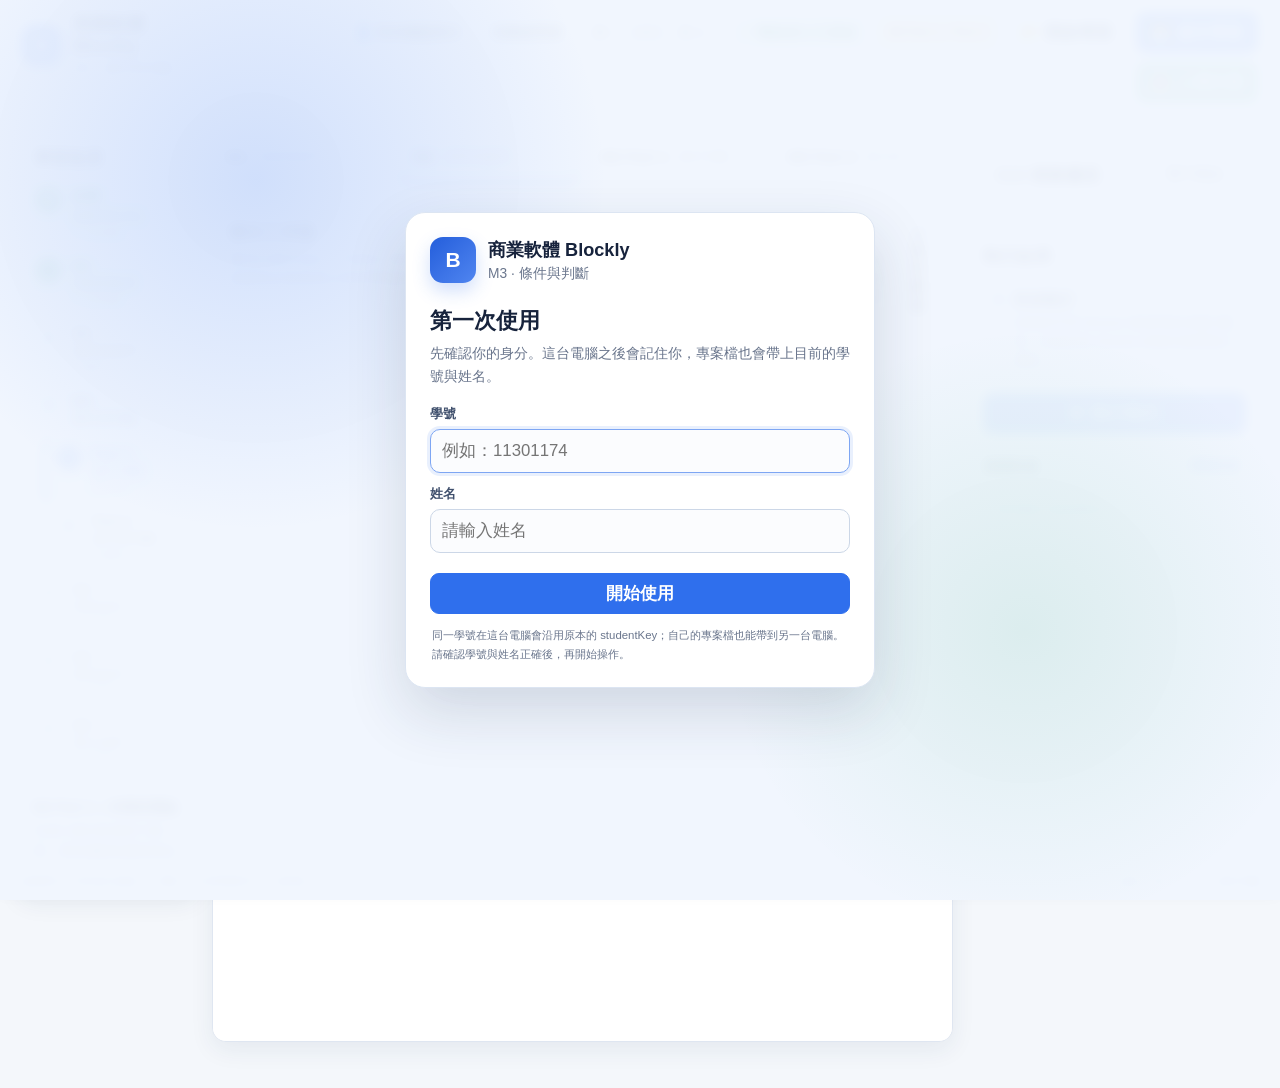
<file: index.html>
<!DOCTYPE html>

<!-- GitHub Pages entry -->
<html lang="zh-Hant">
<head>
<meta charset="utf-8"/>
<meta content="width=device-width, initial-scale=1" name="viewport"/>
<title>商業軟體 Blockly｜M3 條件與判斷</title>
<link href="./css/style.css" rel="stylesheet"/>
</head>
<body>
<div aria-modal="true" class="identity-screen" id="identityScreen" role="dialog">
<div class="identity-card">
<div class="identity-brand">
<span class="brand-mark">B</span>
<div>
<h1>商業軟體 Blockly</h1>
<p data-module-context>M3 · 條件與判斷</p>
</div>
</div>
<section id="newIdentityPanel">
<div class="identity-heading">第一次使用</div>
<p class="identity-copy">先確認你的身分。這台電腦之後會記住你，專案檔也會帶上目前的學號與姓名。</p>
<label class="field-label" for="studentIdInput">學號</label>
<input autocomplete="off" class="text-input" id="studentIdInput" placeholder="例如：11301174"/>
<label class="field-label" for="studentNameInput">姓名</label>
<input autocomplete="off" class="text-input" id="studentNameInput" placeholder="請輸入姓名"/>
<div class="form-error" id="identityError" role="alert"></div>
<button class="btn btn-primary btn-wide" id="createIdentityBtn">開始使用</button>
<p class="privacy-note">同一學號在這台電腦會沿用原本的 studentKey；自己的專案檔也能帶到另一台電腦。請確認學號與姓名正確後，再開始操作。</p>
</section>
<section class="hidden" id="returnIdentityPanel">
<div class="identity-heading">歡迎回來</div>
<div class="return-user">
<div class="avatar">👤</div>
<div>
<strong id="returnUserName">—</strong>
<span>這是你嗎？</span>
</div>
</div>
<button class="btn btn-primary btn-wide" id="continueIdentityBtn">是我，繼續使用</button>
<button class="btn btn-ghost btn-wide" id="switchIdentityBtn">不是我？切換使用者</button>
<p class="privacy-note">切換使用者只會更換目前身分，不會刪除前一位同學的 studentKey 或自動暫存。</p>
</section>
</div>
</div>
<header class="topbar">
<div class="topbar-title">
<div class="brand-mark small">B</div>
<div>
<h1>商業軟體 Blockly</h1>
<p data-module-context>M3 · 條件與判斷</p>
</div>
</div>
<div class="topbar-actions">
<div class="identity-chip" id="currentIdentity">👤 尚未確認身分</div>
<button class="btn btn-ghost btn-small" id="switchUserTopBtn" title="保留目前 studentKey，只切換目前使用者">切換使用者</button>
<div class="font-control" title="調整整體與積木文字大小">
<button aria-label="縮小字體" class="icon-btn" id="fontDownBtn">A−</button>
<span id="fontScaleLabel">100%</span>
<button aria-label="放大字體" class="icon-btn" id="fontUpBtn">A＋</button>
</div>
<div class="offline-badge" id="offlineBadge">✓ 離線核心已就緒</div><div class="m3-test-badge" title="M3 Part 1 與 Part 2 已開放">M3 Part 1／Part 2</div>
<button class="btn btn-light" id="openProjectBtn">📂 開啟專案</button>
<button class="btn btn-primary" id="saveProjectBtn">💾 儲存專案</button>
<button class="btn btn-success" disabled="" id="uploadProjectBtn">📤 上傳作業</button>
<input accept=".json,application/json" hidden="" id="projectFileInput" type="file"/>
</div>
</header>
<main class="layout">
<aside class="progress-card card">
<div class="card-title">學習進度</div>
<div class="module-list final-progress-list">
<div class="module-row complete">
<span class="module-dot">導</span>
<div><strong>前導</strong><span>認識 Blockly</span></div><em>✓ 已完成</em>
</div>
<div aria-selected="false" class="module-row module-tab complete" id="moduleM1" role="tab" tabindex="0"><span class="module-dot">1</span><div><strong>M1</strong><span>流程與順序</span></div><em id="m1State">✓ 已完成</em></div>
<div aria-selected="false" class="module-row module-tab" id="moduleM2" role="tab" tabindex="0"><span class="module-dot">2</span><div><strong>M2</strong><span>資料與處理</span></div><em id="m2State">可練習</em></div>
<div class="module-row m3-parent"><span class="module-dot">3</span><div><strong>M3</strong><span>條件與判斷</span></div></div>
<div aria-selected="true" class="module-row module-tab m3-sub current" id="moduleM3P1" role="tab" tabindex="0"><span class="module-dot">1</span><div><strong>Part 1</strong><span>條件判斷</span></div><em id="m3p1State">進行中</em></div>
<div aria-selected="false" aria-disabled="false" class="module-row module-tab m3-sub" id="moduleM3P2" role="tab" tabindex="0"><span class="module-dot">2</span><div><strong>Part 2</strong><span>多分支判斷</span></div><em id="m3p2State">可練習</em></div>
<div class="module-row locked"><span class="module-dot">4</span><div><strong>M4</strong><span>商業規則</span></div><em>尚未開放</em></div>
<div class="module-row locked"><span class="module-dot">5</span><div><strong>M5</strong><span>重複處理</span></div><em>尚未開放</em></div>
<div class="module-row locked"><span class="module-dot">6</span><div><strong>M6</strong><span>整合成果</span></div><em>尚未開放</em></div>

</div>
<div class="sidebar-tip">
<strong id="moduleTipTitle">M3 Part 1｜本階段重點</strong>
<span id="moduleTipText">完成六題比較運算子練習，再依滿額免運情境自行堆積木。</span>
</div>
</aside>
<section class="center-column">
<nav aria-label="Module 切換" class="workspace-module-tabs" role="tablist">
<button aria-selected="false" class="workspace-module-tab" id="moduleTabM1" role="tab" type="button"><strong>M1</strong><span>流程與順序</span></button>
<button aria-selected="true" class="workspace-module-tab active" id="moduleTabM2" role="tab" type="button"><strong>M2</strong><span>資料與處理</span></button>
<button aria-selected="false" class="workspace-module-tab" id="moduleTabM3P1" role="tab" type="button"><strong>M3 Part 1</strong><span>條件判斷</span></button>
<button aria-selected="false" aria-disabled="false" class="workspace-module-tab" id="moduleTabM3P2" role="tab" type="button"><strong>M3 Part 2</strong><span>多分支</span></button>
</nav>
<section class="workspace-card card">
<div class="section-head">
<div>
<div class="card-title" id="workspaceCardTitle">積木工作區</div>
<p>畫布以積木為主；Python 與流程圖需要時再開啟，第二層積木抽屜收起後會真正把空間還給畫布。</p>
</div>
<div class="workspace-tools" id="workspaceTools">
<button class="btn btn-ghost btn-small" id="toggleFlyoutBtn" title="只收起第二層積木，不影響左側分類">◀ 收起積木</button><button aria-pressed="false" class="btn btn-light btn-small" id="togglePythonBtn" title="開啟／關閉 Python 對照" type="button">🐍 Python</button><button aria-pressed="false" class="btn btn-light btn-small" id="toggleFlowchartBtn" title="開啟／關閉由 Blockly 自動產生的流程圖" type="button">◇ 流程圖</button><span class="mini-status" id="workspaceHint">0 個積木</span>
<button class="btn btn-ghost btn-small" id="resetWorkspaceBtn">↺ 清空重做</button>
</div>
</div>
<div id="m3ModeTabs" class="m3-mode-tabs" hidden><button id="m3ModeDecision" type="button" class="active">▦ 決策表</button><button id="m3ModeBlocks" type="button">🧩 Blockly 畫布</button></div>
<div id="m3DecisionPanel" class="m3-decision-panel" hidden></div>
<div id="m3TaskBox" class="m3-task-box" hidden></div>
<div class="workspace-stage" id="m3WorkspaceStage"><div class="blockly-host" id="blocklyDiv"></div><section class="python-card python-float is-hidden" id="pythonFloat">
<div class="python-head python-float-head" id="pythonDragHandle">
<div class="card-title">Python 對照</div>
<span class="code-badge">只要看懂</span>
<div class="python-float-controls"><button class="python-float-btn" id="pythonResetPositionBtn" title="還原 Python 視窗位置" type="button">↺</button><button class="python-float-btn" id="pythonCollapseBtn" title="收起 Python 對照" type="button">—</button><button class="python-float-btn" id="pythonCloseBtn" title="關閉 Python 對照" type="button">×</button></div></div>
<pre class="python-code" id="pythonCode"><code># 把積木拖到工作區後
# 這裡會出現對應的 Python</code></pre>
<p class="python-note" id="pythonModuleNote">M2 不要求寫 Python；這裡用來觀察變數、指定、運算與 print 的對應關係。</p>
</section><section class="flowchart-float is-hidden" id="flowchartFloat">
<div class="flowchart-float-head" id="flowchartDragHandle">
<div class="flowchart-title-group">
<div class="card-title">流程圖</div>
<span class="flowchart-badge">Blockly 自動對照</span>
</div>
<div class="flowchart-float-controls">
<button class="flowchart-float-btn" id="flowchartResetPositionBtn" title="還原流程圖位置" type="button">↺</button>
<button class="flowchart-float-btn" id="flowchartCollapseBtn" title="收起流程圖" type="button">—</button>
<button class="flowchart-float-btn" id="flowchartCloseBtn" title="關閉流程圖" type="button">×</button>
</div>
</div>
<div class="flowchart-body">
<div class="flowchart-meta" id="flowchartMeta">等待積木...</div>
<div class="flowchart-scroll">
<svg aria-label="Blockly 對應流程圖" id="flowchartSvg" role="img" viewbox="0 0 760 420"></svg>
<div class="flowchart-empty" id="flowchartEmpty">把積木拖到工作區後，這裡會自動產生流程圖。</div>
</div>
<div class="flowchart-legend">
<span>⬭ 開始／結束</span>
<span>▱ 輸入／輸出</span>
<span>▭ 處理</span>
<span>◇ 判斷／迴圈</span>
</div>
</div>
<p class="flowchart-note" id="flowchartModuleNote">M2 觀察資料怎麼一路被處理：設定商品與會員資料 → 結帳計算 → 庫存更新 → 點數累積 → 顯示結果。</p>
</section></div>
</section>
</section>
<aside class="right-column"><section class="gui-card card is-collapsed gui-locked">
<div class="section-head">
<div>
<div class="card-title">GUI 模擬畫面</div>
</div>
<button aria-expanded="false" class="btn btn-light btn-small" id="guiToggleBtn" type="button" disabled>暫不開放</button></div>
<div class="m3-gui-result" id="m3GuiResult"><div class="m3-gui-caption">執行結果圖像化（唯讀）</div><div id="m3GuiLines">執行 Blockly 後顯示資料。</div></div>
<div class="mini-app final-app">
<div class="mini-app-titlebar">
<span id="guiWindowTitle">🧩 小店營運助手 · M2</span>
<span class="window-dots">● ● ●</span>
</div>
<div class="final-app-body">
<section class="final-input-panel">
<div class="final-panel-head">
<div>
<strong id="guiProjectName">小店營運助手</strong>
<span>情境名稱與顯示文字都可以修改，能力骨架不綁死案例。</span>
</div>
<button class="btn btn-primary" id="guiRunBtn">▶ 執行 M2</button>
</div>
<div class="skin-settings">
<label>專案名稱
                  <input class="text-input compact" id="projectTitleInput" value="小店營運助手"/>
</label>
<label class="eligibility-toggle">
<input checked="" id="eligibleInput" type="checkbox"/>
<span>符合優惠資格</span>
</label>
</div>
<div class="data-toolbar">
<strong>資料清單</strong>
<div>
<button class="btn btn-light btn-small" id="addRecordBtn">＋ 新增一筆</button>
<button class="btn btn-ghost btn-small" id="resetSampleBtn">還原測試資料</button>
</div>
</div>
<div class="data-table-wrap">
<table class="data-table">
<thead><tr><th>項目</th><th>單價</th><th>數量</th><th>小計</th><th>狀態</th><th></th></tr></thead>
<tbody id="recordsTableBody"></tbody>
</table>
</div>
<div class="summary-grid">
<div><span>處理筆數</span><strong id="summaryCount">0</strong></div>
<div><span>原始金額</span><strong id="summaryTotal">0</strong></div>
<div><span>折扣金額</span><strong id="summaryDiscount">0</strong></div>
<div class="primary-summary"><span>最後金額</span><strong id="summaryFinal">0</strong></div>
</div>
<div class="rule-result neutral" id="ruleResult">尚未判斷</div>
</section>
</div>
</div>
</section>
<section class="run-card card">
<div class="card-title">執行結果</div>
<div class="run-status neutral" id="runStatus">
<span class="status-dot"></span>
<div>
<strong>尚未執行</strong>
<p>切換到不同 Module 會使用各自獨立畫布；完成目前 Module 的積木後再執行測試。</p>
</div>
</div>
<button class="btn btn-primary btn-wide" id="runProgramBtn">▶ 執行程式</button><section class="run-message-panel" id="runMessagePanel">
<div class="run-message-head">
<strong>流程訊息</strong>
<button class="message-clear-btn" id="clearMessagesBtn">清除訊息</button></div>
<ol class="message-list run-message-list" id="guiMessages">
<li class="placeholder">等待執行你的程式…</li>
</ol>
</section>
</section>
<section class="cloud-card card student-publish-hidden">
<div class="cloud-head">
<div class="card-title">雲端作業</div>
<span class="cloud-badge pending" id="cloudConfigBadge">尚未設定</span>
</div>
<div class="cloud-status neutral" id="cloudStatus">
<span class="status-dot"></span>
<div>
<strong>尚未連接後端</strong>
<p>請完成六題決策表及 Blockly 後，再一起上傳作業。</p>
</div>
</div>
<button class="btn btn-ghost btn-wide" id="cloudSetupBtn">⚙ 設定上傳後端</button>
<p class="cloud-note">正式發給學生前，會把後端網址固定在設定檔，不需要學生自己設定。</p>
</section>
<section class="project-notice card hidden" id="projectNotice"></section>
</aside>
</main>
<footer class="footerbar">
<span id="autosaveStatus">自動暫存：等待身分確認</span>
<span id="footerProject">專案：小店營運助手</span>
<span id="footerIdentity">使用者：—</span>
<span class="footer-spacer"></span>
<span id="footerProgress">進度：M3 · Part 1｜條件判斷</span>
</footer>
<script src="./vendor/blockly/blockly.min.js"></script>
<script src="./vendor/blockly/msg/zh-hant.js"></script>
<script src="./js/config.js"></script>
<script src="./js/app.js"></script>
</body>
</html>
</file>
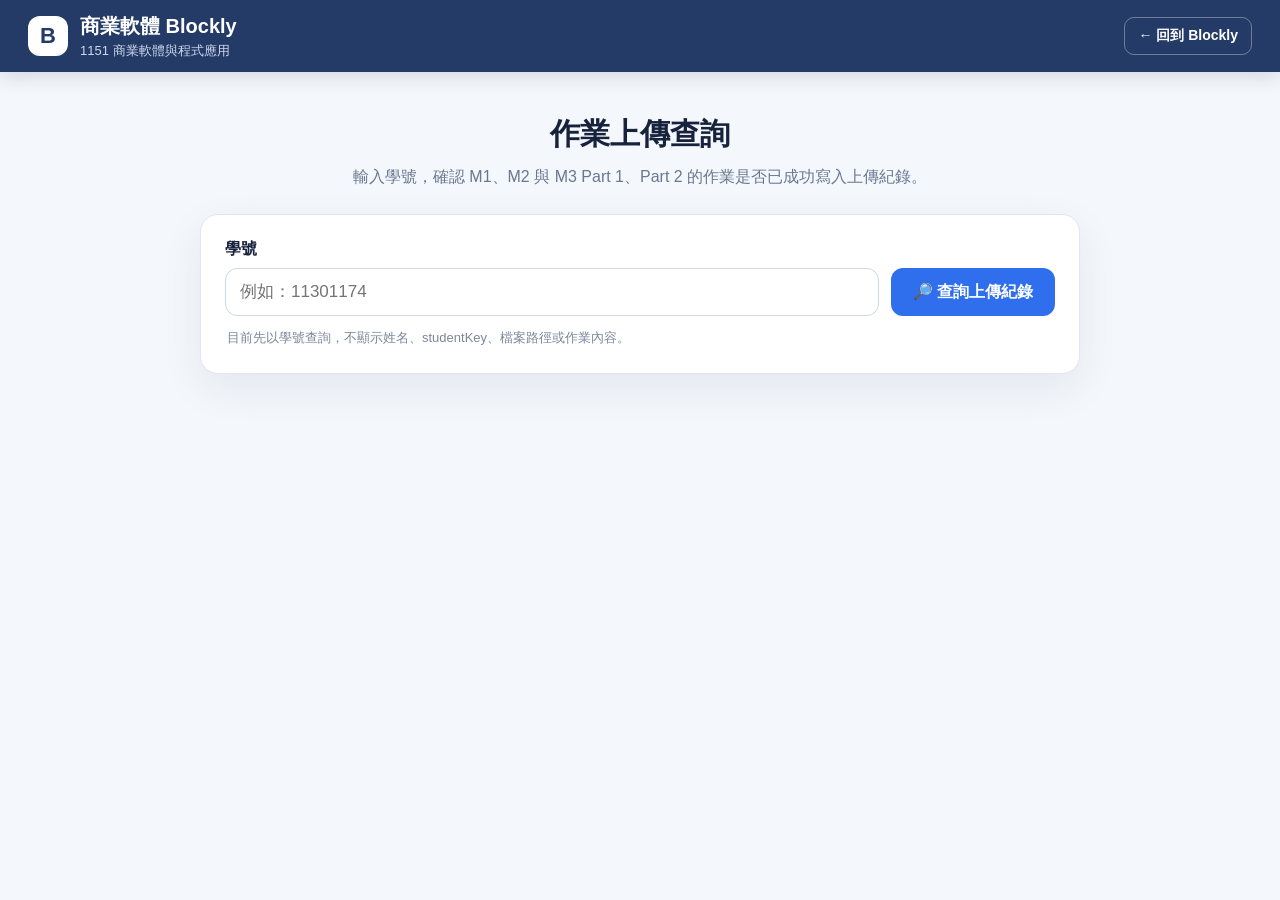
<file: submission-status.html>
<!doctype html>
<html lang="zh-Hant">
<head>
<meta charset="utf-8">
<meta name="viewport" content="width=device-width,initial-scale=1">
<title>商業軟體 Blockly｜作業上傳查詢</title>
<style>
*{box-sizing:border-box}body{margin:0;background:#f4f7fb;color:#17233c;font-family:-apple-system,BlinkMacSystemFont,"Segoe UI","Microsoft JhengHei","Noto Sans TC",Arial,sans-serif;min-height:100vh}.topbar{height:72px;background:#243b67;color:#fff;display:flex;align-items:center;justify-content:space-between;padding:0 28px;box-shadow:0 4px 18px rgba(31,49,83,.16)}.brand{display:flex;align-items:center;gap:12px}.brand-mark{width:40px;height:40px;border-radius:12px;display:grid;place-items:center;background:#fff;color:#243b67;font-size:22px;font-weight:900}.brand h1{margin:0;font-size:20px}.brand p{margin:2px 0 0;color:#ced8ec;font-size:13px}.back{color:#fff;text-decoration:none;border:1px solid rgba(255,255,255,.34);border-radius:10px;padding:9px 13px;font-weight:700;font-size:14px}.wrap{max-width:920px;margin:42px auto;padding:0 20px 60px}.hero{text-align:center;margin-bottom:24px}.hero h2{font-size:30px;margin:0 0 8px}.hero p{margin:0;color:#697891;line-height:1.7}.card{background:#fff;border:1px solid #dfe6f1;border-radius:18px;box-shadow:0 14px 40px rgba(32,54,92,.08);padding:24px}.search-row{display:grid;grid-template-columns:1fr auto;gap:12px;align-items:end}.field label{display:block;font-weight:800;margin:0 0 8px}.field input{width:100%;height:48px;border:1px solid #cfd8e7;border-radius:12px;padding:0 14px;font-size:17px;outline:none;text-transform:uppercase}.field input:focus{border-color:#6f97d9;box-shadow:0 0 0 3px rgba(70,116,191,.12)}button{height:48px;border:0;border-radius:12px;padding:0 22px;background:#2f6fed;color:#fff;font-size:16px;font-weight:800;cursor:pointer}button:disabled{opacity:.55;cursor:wait}.hint{margin:12px 2px 0;color:#7b879a;font-size:13px;line-height:1.6}.message{margin-top:18px;border-radius:12px;padding:13px 15px;font-size:14px;line-height:1.6;display:none}.message.show{display:block}.message.error{background:#fff0f0;color:#a33b3b;border:1px solid #efcdcd}.message.info{background:#eef5ff;color:#315b9b;border:1px solid #d5e3f8}.result{margin-top:22px;display:none}.result.show{display:block}.result-head{display:flex;justify-content:space-between;align-items:center;gap:16px;margin-bottom:12px}.result-head strong{font-size:17px}.checked{color:#7b879a;font-size:13px}.module-grid{display:grid;grid-template-columns:repeat(2,minmax(0,1fr));gap:14px}.module-card{border:1px solid #dfe6f1;border-radius:15px;padding:18px;background:#fbfcfe}.module-card.uploaded{border-color:#bfe3d0;background:#f3fbf7}.module-card.missing{border-color:#dfe6f1;background:#fafbfc}.module-top{display:flex;align-items:flex-start;justify-content:space-between;gap:12px}.module-title{font-size:18px;font-weight:900}.module-sub{color:#728098;font-size:13px;margin-top:4px}.status{font-weight:900;border-radius:999px;padding:6px 10px;font-size:13px;white-space:nowrap}.uploaded .status{background:#dff3e8;color:#197448}.missing .status{background:#edf0f4;color:#657287}.detail{margin-top:15px;padding-top:14px;border-top:1px solid #e4e9f1;display:grid;gap:8px;font-size:14px}.row{display:flex;justify-content:space-between;gap:18px}.label{color:#7b879a}.value{font-weight:750;text-align:right}.footnote{margin-top:18px;border-radius:12px;background:#f7f9fc;color:#68758b;padding:14px 16px;font-size:13px;line-height:1.7}@media(max-width:680px){.topbar{height:auto;padding:15px 18px;gap:12px}.brand p{display:none}.search-row{grid-template-columns:1fr}.module-grid{grid-template-columns:1fr}.result-head{align-items:flex-start;flex-direction:column}.wrap{margin-top:28px}.hero h2{font-size:26px}}
</style>
</head>
<body>
<header class="topbar">
  <div class="brand"><span class="brand-mark">B</span><div><h1>商業軟體 Blockly</h1><p>1151 商業軟體與程式應用</p></div></div>
  <a class="back" href="./">← 回到 Blockly</a>
</header>
<main class="wrap">
  <section class="hero">
    <h2>作業上傳查詢</h2>
    <p>輸入學號，確認 M1、M2 與 M3 Part 1、Part 2 的作業是否已成功寫入上傳紀錄。</p>
  </section>
  <section class="card">
    <div class="search-row">
      <div class="field">
        <label for="studentId">學號</label>
        <input id="studentId" autocomplete="off" inputmode="text" maxlength="20" placeholder="例如：11301174">
      </div>
      <button id="searchBtn" type="button">🔎 查詢上傳紀錄</button>
    </div>
    <div class="hint">目前先以學號查詢，不顯示姓名、studentKey、檔案路徑或作業內容。</div>
    <div id="message" class="message" role="alert"></div>
    <section id="result" class="result" aria-live="polite">
      <div class="result-head">
        <strong id="resultStudent">學號：—</strong>
        <span id="checkedAt" class="checked"></span>
      </div>
      <div class="module-grid">
        <article id="m1Card" class="module-card missing">
          <div class="module-top"><div><div class="module-title">M1｜流程與順序</div><div class="module-sub">Module 1</div></div><span class="status">尚未查到</span></div>
          <div class="detail"><div class="row"><span class="label">最後上傳</span><span class="value last-time">—</span></div><div class="row"><span class="label">上傳次數</span><span class="value count">0 次</span></div></div>
        </article>
        <article id="m2Card" class="module-card missing">
          <div class="module-top"><div><div class="module-title">M2｜資料與處理</div><div class="module-sub">Module 2</div></div><span class="status">尚未查到</span></div>
          <div class="detail"><div class="row"><span class="label">最後上傳</span><span class="value last-time">—</span></div><div class="row"><span class="label">上傳次數</span><span class="value count">0 次</span></div></div>
        </article>
        <article id="m3p1Card" class="module-card missing">
          <div class="module-top"><div><div class="module-title">M3 Part 1｜條件判斷</div><div class="module-sub">決策表與 Blockly 同一份作業</div></div><span class="status">尚未查到</span></div>
          <div class="detail"><div class="row"><span class="label">最後上傳</span><span class="value last-time">—</span></div><div class="row"><span class="label">上傳次數</span><span class="value count">0 次</span></div></div>
        </article>
        <article id="m3p2Card" class="module-card missing">
          <div class="module-top"><div><div class="module-title">M3 Part 2｜多分支判斷</div><div class="module-sub">三題決策表與 Blockly 同一份作業</div></div><span class="status">尚未查到</span></div>
          <div class="detail"><div class="row"><span class="label">最後上傳</span><span class="value last-time">—</span></div><div class="row"><span class="label">上傳次數</span><span class="value count">0 次</span></div></div>
        </article>
      </div>
      <div class="footnote">「尚未查到上傳紀錄」不等於老師已判定未繳交；請先確認學號輸入正確。若你剛完成上傳，可稍後重新查詢。此處只確認上傳紀錄，不代表作業內容已通過評量。</div>
    </section>
  </section>
</main>
<script src="./js/config.js"></script>
<script>
(() => {
  'use strict';
  const $ = id => document.getElementById(id);
  const endpoint = String((window.BUSINESS_BLOCKLY_CONFIG || {}).uploadEndpoint || '').trim();
  let pendingCleanup = null;

  function showMessage(type, text) {
    const el = $('message');
    el.className = 'message show ' + type;
    el.textContent = text;
  }
  function hideMessage() {
    const el = $('message');
    el.className = 'message';
    el.textContent = '';
  }
  function setBusy(busy) {
    $('searchBtn').disabled = busy;
    $('searchBtn').textContent = busy ? '查詢中…' : '🔎 查詢上傳紀錄';
  }
  function renderModule(cardId, info) {
    const card = $(cardId);
    const uploaded = Boolean(info && info.uploaded);
    card.classList.toggle('uploaded', uploaded);
    card.classList.toggle('missing', !uploaded);
    card.querySelector('.status').textContent = uploaded ? '✓ 已上傳' : '○ 尚未查到';
    card.querySelector('.last-time').textContent = uploaded && info.lastServerTime ? info.lastServerTime : '—';
    card.querySelector('.count').textContent = `${Number(info && info.count || 0)} 次`;
  }
  function renderResult(data) {
    $('resultStudent').textContent = `學號：${data.studentId || '—'}`;
    $('checkedAt').textContent = data.checkedAt ? `查詢時間：${data.checkedAt}` : '';
    const modules = data.modules || {};
    renderModule('m1Card', modules.M1);
    renderModule('m2Card', modules.M2);
    renderModule('m3p1Card', modules.M3P1);
    renderModule('m3p2Card', modules.M3P2);
    $('result').classList.add('show');
  }
  function cleanupPending() {
    if (pendingCleanup) { try { pendingCleanup(); } catch (_) {} pendingCleanup = null; }
  }
  function jsonpQuery(studentId) {
    return new Promise((resolve, reject) => {
      if (!endpoint) return reject(new Error('查詢網址尚未設定。'));
      cleanupPending();
      const callback = `bbStatus_${Date.now()}_${Math.random().toString(36).slice(2)}`;
      const script = document.createElement('script');
      const timer = setTimeout(() => {
        cleanup();
        reject(new Error('查詢逾時，請稍後再試。'));
      }, 15000);
      function cleanup() {
        clearTimeout(timer);
        try { delete window[callback]; } catch (_) { window[callback] = undefined; }
        if (script.parentNode) script.parentNode.removeChild(script);
        if (pendingCleanup === cleanup) pendingCleanup = null;
      }
      pendingCleanup = cleanup;
      window[callback] = data => { cleanup(); resolve(data); };
      const url = new URL(endpoint);
      url.searchParams.set('action', 'querySubmissionStatus');
      url.searchParams.set('studentId', studentId);
      url.searchParams.set('callback', callback);
      url.searchParams.set('_', String(Date.now()));
      script.onerror = () => { cleanup(); reject(new Error('無法連線到作業查詢服務。')); };
      script.src = url.toString();
      document.head.appendChild(script);
    });
  }
  async function runSearch() {
    hideMessage();
    $('result').classList.remove('show');
    const studentId = $('studentId').value.trim().toUpperCase();
    $('studentId').value = studentId;
    if (!/^[A-Z0-9_-]{4,20}$/.test(studentId)) {
      showMessage('error', '請輸入正確的學號。');
      $('studentId').focus();
      return;
    }
    setBusy(true);
    try {
      const data = await jsonpQuery(studentId);
      if (!data || !data.ok) throw new Error(data && data.message ? data.message : '查詢失敗。');
      renderResult(data);
      showMessage('info', '查詢完成。請核對各 Module 的上傳狀態。');
    } catch (err) {
      showMessage('error', err && err.message ? err.message : '查詢失敗，請稍後再試。');
    } finally {
      setBusy(false);
    }
  }
  $('searchBtn').addEventListener('click', runSearch);
  $('studentId').addEventListener('keydown', e => { if (e.key === 'Enter') runSearch(); });
})();
</script>
</body>
</html>
</file>
<file: css/style.css>
:root {
  --ui-scale: 1;
  --block-font-size: 24px;
  --bg: #f4f7fb;
  --card: #ffffff;
  --text: #17233c;
  --muted: #69758c;
  --border: #dfe6f1;
  --primary: #2f6fed;
  --primary-2: #eaf1ff;
  --success: #1f9d62;
  --success-bg: #eaf8f1;
  --warning: #b56a05;
  --warning-bg: #fff6e8;
  --danger: #c14343;
  --danger-bg: #fff0f0;
  --shadow: 0 8px 24px rgba(32, 54, 92, 0.07);
  --radius: 14px;
}

* { box-sizing: border-box; }
html { font-size: calc(16px * var(--ui-scale)); }
body {
  margin: 0;
  min-width: 1100px;
  min-height: 100vh;
  background: var(--bg);
  color: var(--text);
  font-family: -apple-system, BlinkMacSystemFont, "Segoe UI", "Microsoft JhengHei",
               "Noto Sans TC", Arial, sans-serif;
}

button, input { font: inherit; }
button { cursor: pointer; }
.hidden { display: none !important; }

.topbar {
  min-height: 74px;
  padding: 12px 22px;
  background: #fff;
  border-bottom: 1px solid var(--border);
  display: flex;
  align-items: center;
  justify-content: space-between;
  gap: 18px;
  position: sticky;
  top: 0;
  z-index: 50;
}

.topbar-title, .identity-brand {
  display: flex;
  align-items: center;
  gap: 12px;
}
.topbar-title h1, .identity-brand h1 {
  font-size: 1.08rem;
  margin: 0 0 3px;
}
.topbar-title p, .identity-brand p {
  font-size: .82rem;
  color: var(--muted);
  margin: 0;
}

.brand-mark {
  width: 46px;
  height: 46px;
  border-radius: 13px;
  display: grid;
  place-items: center;
  background: linear-gradient(135deg, #245edb, #5085f0);
  color: #fff;
  font-size: 1.25rem;
  font-weight: 800;
  box-shadow: 0 8px 18px rgba(47,111,237,.22);
}
.brand-mark.small { width: 40px; height: 40px; font-size: 1.05rem; }

.topbar-actions {
  display: flex;
  align-items: center;
  justify-content: flex-end;
  gap: 9px;
  flex-wrap: wrap;
}
.identity-chip, .offline-badge {
  min-height: 36px;
  padding: 0 12px;
  border-radius: 10px;
  display: inline-flex;
  align-items: center;
  white-space: nowrap;
  font-size: .82rem;
  font-weight: 700;
}
.identity-chip {
  background: #f6f8fc;
  border: 1px solid var(--border);
}
.offline-badge {
  color: #147746;
  background: var(--success-bg);
  border: 1px solid #cdebdc;
}

.font-control {
  height: 36px;
  display: flex;
  align-items: center;
  gap: 6px;
  background: #f7f9fc;
  border: 1px solid var(--border);
  border-radius: 10px;
  padding: 3px 5px;
}
.font-control span {
  min-width: 40px;
  text-align: center;
  color: var(--muted);
  font-size: .72rem;
  font-weight: 700;
}
.icon-btn {
  border: 0;
  border-radius: 7px;
  background: #fff;
  min-width: 32px;
  height: 28px;
  color: #33415f;
  font-weight: 800;
}

.btn {
  border: 1px solid transparent;
  border-radius: 9px;
  min-height: 38px;
  padding: 8px 13px;
  font-weight: 700;
  color: var(--text);
  background: #fff;
  transition: transform .08s ease, box-shadow .15s ease, background .15s ease;
}
.btn:hover { box-shadow: 0 5px 14px rgba(32,54,92,.10); }
.btn:active { transform: translateY(1px); }
.btn:disabled { opacity: .58; cursor: not-allowed; box-shadow: none; }
.btn-primary { background: var(--primary); color: #fff; border-color: var(--primary); }
.btn-success { background: var(--success); color: #fff; border-color: var(--success); }
.btn-light { background: #fff; border-color: var(--border); }
.btn-ghost { background: #f7f9fc; border-color: var(--border); }
.btn-small { min-height: 32px; padding: 5px 9px; font-size: .78rem; }
.btn-wide { width: 100%; }
.text-btn {
  border: 0;
  padding: 3px 6px;
  background: transparent;
  color: var(--primary);
  font-size: .78rem;
  font-weight: 700;
}

.layout {
  display: grid;
  grid-template-columns: 210px minmax(650px, 1fr) 320px;
  gap: 14px;
  padding: 14px 18px 58px;
  align-items: start;
}

.card {
  background: var(--card);
  border: 1px solid var(--border);
  border-radius: var(--radius);
  box-shadow: var(--shadow);
}
.card-title {
  font-weight: 800;
  font-size: .96rem;
  letter-spacing: .01em;
}
.section-head {
  min-height: 56px;
  padding: 14px 16px 10px;
  display: flex;
  justify-content: space-between;
  gap: 12px;
  align-items: flex-start;
}
.section-head p {
  margin: 4px 0 0;
  color: var(--muted);
  font-size: .79rem;
}
.workspace-tools { display: flex; align-items: center; gap: 8px; }
.mini-status {
  color: var(--muted);
  background: #f7f9fc;
  border: 1px solid var(--border);
  border-radius: 20px;
  padding: 5px 9px;
  font-size: .72rem;
  font-weight: 700;
}

.progress-card {
  overflow: hidden;
  position: sticky;
  top: 88px;
}
.progress-card > .card-title { padding: 16px 15px 10px; }
.module-list { padding: 0 8px 8px; }
.module-row {
  display: grid;
  grid-template-columns: 28px 1fr;
  column-gap: 8px;
  row-gap: 1px;
  padding: 10px 9px;
  border-radius: 10px;
  margin-bottom: 5px;
  color: #40506d;
}
.module-row .module-dot {
  width: 27px;
  height: 27px;
  border-radius: 50%;
  display: grid;
  place-items: center;
  background: #edf1f7;
  color: #718099;
  font-size: .72rem;
  font-weight: 800;
  grid-row: 1 / span 2;
}
.module-row div {
  display: flex;
  flex-direction: column;
  gap: 1px;
}
.module-row strong { font-size: .78rem; }
.module-row span { font-size: .72rem; }
.module-row em {
  grid-column: 2;
  font-size: .65rem;
  font-style: normal;
  color: #8a95a9;
}
.module-row.current {
  background: var(--primary-2);
  color: #1f57c8;
}
.module-row.current .module-dot {
  background: var(--primary);
  color: #fff;
}
.module-row.complete {
  background: var(--success-bg);
  color: #147746;
}
.module-row.complete .module-dot {
  background: var(--success);
  color: #fff;
}
.module-row.locked { opacity: .73; }
.sidebar-tip {
  border-top: 1px solid var(--border);
  background: #fafbfe;
  padding: 13px 14px 15px;
  display: flex;
  flex-direction: column;
  gap: 4px;
}
.sidebar-tip strong { font-size: .73rem; }
.sidebar-tip span { font-size: .7rem; color: var(--muted); line-height: 1.5; }

.center-column, .right-column {
  display: flex;
  flex-direction: column;
  gap: 14px;
}
.workspace-card { overflow: hidden; }
.blockly-host {
  height: 420px;
  min-height: 360px;
  border-top: 1px solid var(--border);
}
.blocklyText {
  font-size: var(--block-font-size) !important;
  font-family: -apple-system, BlinkMacSystemFont, "Segoe UI", "Microsoft JhengHei", sans-serif !important;
}

/* v0.3.7.2 教學大積木：24px 字級由 renderer 同步撐大積木本體。 */
.blocklyHtmlInput {
  font-size: 22px !important;
  min-height: 34px !important;
  padding: 4px 8px !important;
  line-height: 1.25 !important;
  font-family: -apple-system, BlinkMacSystemFont, "Segoe UI", "Microsoft JhengHei", sans-serif !important;
}
.blocklyDropDownDiv,
.blocklyDropDownDiv .goog-menuitem-content,
.blocklyDropDownDiv .blocklyMenuItemContent,
.blocklyWidgetDiv .goog-menuitem-content,
.blocklyWidgetDiv .blocklyMenuItemContent {
  font-size: 20px !important;
  line-height: 1.55 !important;
}
.blocklyDropDownDiv .goog-menuitem,
.blocklyWidgetDiv .goog-menuitem {
  min-height: 38px !important;
  padding: 5px 10px !important;
}
.blocklyFlyoutLabelText {
  font-size: 18px !important;
}

.blocklyToolboxDiv {
  background: #f8faff !important;
  border-right: 1px solid #e2e8f3 !important;
}
.blocklyTreeRow {
  height: 52px !important;
  padding: 10px 12px !important;
  margin: 6px 8px !important;
  border-radius: 8px !important;
}
.blocklyTreeLabel {
  font-family: -apple-system, BlinkMacSystemFont, "Segoe UI", "Microsoft JhengHei", sans-serif !important;
  font-size: 18px !important;
  font-weight: 700 !important;
}
.blocklyFlyoutBackground { fill: #f6f9ff !important; fill-opacity: 1 !important; }

.gui-card { padding-bottom: 15px; }
.mini-app {
  margin: 0 15px;
  border: 1px solid #cfd9e8;
  border-radius: 12px;
  overflow: hidden;
  background: #fff;
}
.mini-app-titlebar {
  min-height: 40px;
  padding: 9px 13px;
  background: #eaf2ff;
  color: #2454a8;
  font-size: .78rem;
  font-weight: 800;
  display: flex;
  justify-content: space-between;
  align-items: center;
}
.window-dots { letter-spacing: 3px; opacity: .35; font-size: .55rem; }
.mini-app-body {
  display: grid;
  grid-template-columns: 38% 62%;
  min-height: 230px;
}
.mini-app-left {
  padding: 22px;
  display: flex;
  flex-direction: column;
  justify-content: center;
  border-right: 1px solid #e5ebf4;
  background: linear-gradient(180deg, #fff, #fbfdff);
}
.shop-illustration { font-size: 2.2rem; }
.mini-app-left h3 { margin: 8px 0 4px; font-size: 1.15rem; }
.mini-app-left p {
  color: var(--muted);
  font-size: .78rem;
  line-height: 1.55;
  margin: 0 0 14px;
}
.gui-run { align-self: flex-start; padding-left: 18px; padding-right: 18px; }
.message-panel { padding: 17px 18px; }
.message-panel-head {
  display: flex;
  justify-content: space-between;
  align-items: center;
  padding-bottom: 10px;
  border-bottom: 1px solid #edf1f6;
}
.message-panel-head strong { font-size: .8rem; }
.message-list {
  margin: 12px 0 0;
  padding-left: 25px;
}
.message-list li {
  padding: 8px 8px 8px 4px;
  color: #33415d;
  border-bottom: 1px dashed #edf1f6;
  font-size: .82rem;
}
.message-list li.executing {
  background: #edf4ff;
  border-radius: 7px;
  color: #1859c8;
  font-weight: 800;
}
.message-list .placeholder {
  list-style: none;
  margin-left: -22px;
  color: #93a0b4;
  font-style: italic;
  border: 0;
}

.right-column .card { padding: 15px; }
.task-lead {
  color: #35445f;
  font-size: .82rem;
  line-height: 1.55;
  margin: 10px 0;
}
.task-steps {
  margin: 8px 0 12px 20px;
  padding: 0;
}
.task-steps li {
  margin: 8px 0;
  padding-left: 3px;
  color: #46556f;
  font-size: .78rem;
  line-height: 1.45;
}
.tip-box {
  border-radius: 9px;
  padding: 10px 11px;
  background: #f4f7ff;
  color: #53617b;
  font-size: .72rem;
  line-height: 1.5;
}

.run-status {
  margin: 11px 0 12px;
  padding: 10px;
  border-radius: 10px;
  display: grid;
  grid-template-columns: 12px 1fr;
  gap: 8px;
  background: #f7f9fc;
  border: 1px solid var(--border);
}
.status-dot {
  width: 9px;
  height: 9px;
  border-radius: 50%;
  margin-top: 5px;
  background: #9ba6b8;
}
.run-status strong { font-size: .78rem; }
.run-status p {
  margin: 3px 0 0;
  color: var(--muted);
  font-size: .7rem;
  line-height: 1.45;
}
.run-status.success { background: var(--success-bg); border-color: #cae9d9; }
.run-status.success .status-dot { background: var(--success); }
.run-status.warning { background: var(--warning-bg); border-color: #f0d8ad; }
.run-status.warning .status-dot { background: #d58616; }
.run-status.error { background: var(--danger-bg); border-color: #efcdcd; }
.run-status.error .status-dot { background: var(--danger); }

.python-head {
  display: flex;
  justify-content: space-between;
  align-items: center;
}
.code-badge {
  font-size: .65rem;
  color: #1f5ec9;
  background: #edf4ff;
  border-radius: 20px;
  padding: 4px 7px;
  font-weight: 800;
}
.python-code {
  margin: 11px 0 7px;
  min-height: 124px;
  padding: 12px;
  border-radius: 10px;
  background: #142034;
  color: #dfeaff;
  overflow: auto;
  line-height: 1.65;
  font-size: .75rem;
  font-family: Consolas, "SFMono-Regular", Menlo, monospace;
}
.python-note {
  color: var(--muted);
  font-size: .68rem;
  line-height: 1.45;
  margin: 0;
}
.project-notice {
  color: #45536e;
  background: #fffdf7 !important;
  border-color: #eadfbf !important;
  font-size: .72rem;
  line-height: 1.55;
}

.footerbar {
  position: fixed;
  left: 0;
  right: 0;
  bottom: 0;
  z-index: 40;
  min-height: 38px;
  padding: 8px 18px;
  background: rgba(255,255,255,.96);
  border-top: 1px solid var(--border);
  box-shadow: 0 -5px 16px rgba(30,50,85,.04);
  display: flex;
  align-items: center;
  gap: 18px;
  font-size: .68rem;
  color: #66738a;
}
.footer-spacer { flex: 1; }

.identity-screen {
  position: fixed;
  inset: 0;
  z-index: 9999;
  display: grid;
  place-items: center;
  padding: 24px;
  background:
    radial-gradient(circle at 20% 20%, rgba(77,132,242,.20), transparent 28%),
    radial-gradient(circle at 80% 70%, rgba(31,157,98,.10), transparent 25%),
    rgba(241,246,254,.96);
  backdrop-filter: blur(6px);
}
.identity-card {
  width: min(470px, 94vw);
  background: #fff;
  border: 1px solid #dce5f2;
  box-shadow: 0 24px 60px rgba(28,49,82,.16);
  border-radius: 20px;
  padding: 24px;
}
.identity-brand { margin-bottom: 23px; }
.identity-heading {
  font-weight: 850;
  font-size: 1.28rem;
  margin-bottom: 7px;
}
.identity-copy, .privacy-note {
  color: var(--muted);
  line-height: 1.6;
}
.identity-copy { font-size: .84rem; margin: 0 0 18px; }
.privacy-note { font-size: .68rem; margin: 12px 2px 0; }
.field-label {
  display: block;
  margin: 12px 0 6px;
  color: #40506d;
  font-weight: 800;
  font-size: .78rem;
}
.text-input {
  width: 100%;
  min-height: 44px;
  border: 1px solid #ccd7e7;
  border-radius: 10px;
  padding: 9px 11px;
  outline: none;
  background: #fbfcfe;
}
.text-input:focus {
  border-color: #7ea6f3;
  box-shadow: 0 0 0 3px rgba(47,111,237,.10);
}
.form-error {
  min-height: 20px;
  padding: 6px 0 2px;
  color: var(--danger);
  font-size: .72rem;
}
.return-user {
  margin: 14px 0;
  padding: 14px;
  border-radius: 12px;
  background: #f6f9ff;
  border: 1px solid #dce7fb;
  display: flex;
  gap: 11px;
  align-items: center;
}
.avatar {
  width: 42px;
  height: 42px;
  border-radius: 50%;
  display: grid;
  place-items: center;
  background: #e8f0ff;
}
.return-user strong { display: block; font-size: .95rem; }
.return-user span { display: block; color: var(--muted); font-size: .73rem; margin-top: 2px; }
.return-user + .btn { margin-top: 6px; }
#switchIdentityBtn { margin-top: 8px; }

@media (max-width: 1280px) {
  body { min-width: 1024px; }
  .layout { grid-template-columns: 190px minmax(570px, 1fr) 290px; }
  .topbar { align-items: flex-start; }
}

@media (max-width: 1080px) {
  body { min-width: 0; }
  .topbar { position: static; flex-direction: column; }
  .topbar-actions { justify-content: flex-start; }
  .layout { grid-template-columns: 1fr; }
  .progress-card { position: static; }
  .module-list {
    display: grid;
    grid-template-columns: repeat(3, 1fr);
  }
  .mini-app-body { grid-template-columns: 1fr; }
  .mini-app-left { border-right: 0; border-bottom: 1px solid var(--border); }
  .footerbar { position: static; flex-wrap: wrap; }
}


/* v0.2.4 studentKey */
#switchUserTopBtn {
  white-space: nowrap;
}
.identity-chip[title] {
  cursor: help;
}


/* v0.2.5 Upload Prototype */
.cloud-head {
  display: flex;
  align-items: center;
  justify-content: space-between;
  gap: 8px;
}
.cloud-badge {
  padding: 4px 8px;
  border-radius: 999px;
  font-size: .65rem;
  font-weight: 800;
  white-space: nowrap;
}
.cloud-badge.pending {
  background: #f4f6fa;
  color: #77849a;
  border: 1px solid #dfe5ee;
}
.cloud-badge.ready {
  background: var(--success-bg);
  color: #147746;
  border: 1px solid #cdebdc;
}
.cloud-status {
  margin: 11px 0 12px;
  padding: 10px;
  border-radius: 10px;
  display: grid;
  grid-template-columns: 12px 1fr;
  gap: 8px;
  background: #f7f9fc;
  border: 1px solid var(--border);
}
.cloud-status strong { font-size: .78rem; }
.cloud-status p {
  margin: 3px 0 0;
  color: var(--muted);
  font-size: .7rem;
  line-height: 1.45;
}
.cloud-status.success { background: var(--success-bg); border-color: #cae9d9; }
.cloud-status.success .status-dot { background: var(--success); }
.cloud-status.warning { background: var(--warning-bg); border-color: #f0d8ad; }
.cloud-status.warning .status-dot { background: #d58616; }
.cloud-status.error { background: var(--danger-bg); border-color: #efcdcd; }
.cloud-status.error .status-dot { background: var(--danger); }
.cloud-status.uploading { background: #edf4ff; border-color: #d5e3fb; }
.cloud-status.uploading .status-dot {
  background: var(--primary);
  animation: cloudPulse 1s ease-in-out infinite;
}
.cloud-note {
  color: var(--muted);
  font-size: .66rem;
  line-height: 1.5;
  margin: 9px 0 0;
}
@keyframes cloudPulse {
  0%, 100% { opacity: .35; transform: scale(.85); }
  50% { opacity: 1; transform: scale(1.1); }
}


/* v0.3.0 Final Golden Prototype */
.final-progress-list .module-row { padding-top: 7px; padding-bottom: 7px; margin-bottom: 3px; }
.final-progress-list .module-row .module-dot { width: 25px; height: 25px; }
.final-row { margin-top: 7px; border: 1px solid #c9d9ff; }
.workspace-card .blockly-host { height: 650px; min-height: 560px; }
.final-app { margin-bottom: 2px; }
.final-app-body { display: grid; grid-template-columns: minmax(0, 1.6fr) minmax(280px, .7fr); min-height: 430px; }
.final-input-panel { padding: 18px; border-right: 1px solid #e5ebf4; min-width: 0; }
.final-message-panel { padding: 18px; min-width: 0; background: #fbfcff; }
.final-panel-head { display: flex; align-items: flex-start; justify-content: space-between; gap: 14px; padding-bottom: 14px; border-bottom: 1px solid #edf1f6; }
.final-panel-head strong { display: block; font-size: 1rem; }
.final-panel-head span { display: block; margin-top: 3px; color: var(--muted); font-size: .72rem; line-height: 1.45; }
.skin-settings { display: grid; grid-template-columns: minmax(220px,1fr) auto; gap: 12px; align-items: end; padding: 14px 0; }
.skin-settings label { color: #53627c; font-size: .72rem; font-weight: 800; }
.text-input.compact { margin-top: 5px; min-height: 36px; padding: 7px 10px; }
.eligibility-toggle { min-height: 36px; padding: 7px 11px; display: flex; gap: 7px; align-items: center; border: 1px solid var(--border); border-radius: 9px; background: #f9fbff; white-space: nowrap; }
.data-toolbar { display: flex; align-items: center; justify-content: space-between; gap: 10px; margin: 2px 0 9px; }
.data-toolbar strong { font-size: .79rem; }
.data-toolbar > div { display: flex; gap: 6px; }
.data-table-wrap { overflow-x: auto; border: 1px solid #e1e8f2; border-radius: 10px; }
.data-table { width: 100%; border-collapse: collapse; min-width: 610px; font-size: .72rem; }
.data-table th { background: #f6f8fc; color: #61708a; text-align: left; padding: 8px; border-bottom: 1px solid #e1e8f2; }
.data-table td { padding: 6px 7px; border-bottom: 1px solid #edf1f6; vertical-align: middle; }
.data-table tbody tr:last-child td { border-bottom: 0; }
.grid-input { width: 100%; min-width: 80px; border: 1px solid #dce4ef; border-radius: 7px; padding: 6px 7px; background: #fff; color: var(--text); }
.record-name { min-width: 115px; }
.record-number { width: 82px; min-width: 70px; }
.subtotal-cell { font-weight: 800; color: #31517c; }
.record-state { min-width: 78px; color: #7d899d; font-weight: 700; }
.record-state.ok { color: var(--success); }
.record-state.bad { color: var(--danger); }
.row-delete { border: 0; background: transparent; color: #a0a9b8; font-size: 1.1rem; font-weight: 800; }
.row-delete:hover { color: var(--danger); }
.summary-grid { display: grid; grid-template-columns: repeat(4,1fr); gap: 8px; margin-top: 13px; }
.summary-grid > div { border: 1px solid #e1e8f2; border-radius: 10px; padding: 9px 10px; background: #fff; }
.summary-grid span { display: block; color: #75829a; font-size: .64rem; margin-bottom: 3px; }
.summary-grid strong { font-size: 1rem; }
.summary-grid .primary-summary { border-color: #bdd0fb; background: #f0f5ff; color: #245fd1; }
.rule-result { margin-top: 9px; border-radius: 8px; padding: 8px 10px; font-size: .7rem; font-weight: 700; }
.rule-result.neutral { background: #f5f7fa; color: #728099; }
.rule-result.success { background: var(--success-bg); color: #147746; }
.final-message-list { max-height: 355px; overflow-y: auto; padding-right: 4px; }
.capability-list { display: flex; flex-direction: column; gap: 6px; margin: 10px 0 12px; }
.capability-list span { display: block; padding: 8px 9px; border-radius: 8px; background: #f7f9fc; color: #526078; font-size: .72rem; line-height: 1.35; }
.capability-list b { display: inline-block; min-width: 28px; color: #245fd1; }
.final-check-card .task-lead { margin-bottom: 7px; }
@media (max-width: 1350px) {
  .final-app-body { grid-template-columns: 1fr; }
  .final-input-panel { border-right: 0; border-bottom: 1px solid #e5ebf4; }
  .final-message-list { max-height: 220px; }
}


/* =========================================================
   v0.3.2 Layout Focus
   Blockly + movable Python + right-side GUI + persistent toolbox
   ========================================================= */

.layout {
  grid-template-columns: 190px minmax(720px, 1fr) 450px;
  gap: 14px;
}

.workspace-stage {
  position: relative;
  overflow: hidden;
  border-top: 1px solid var(--border);
  background: #fff;
}

.workspace-stage .blockly-host {
  height: 650px;
  min-height: 580px;
  border-top: 0;
}

/* Python sits directly on the Blockly canvas and can be dragged. */
.python-float {
  position: absolute;
  top: 14px;
  right: 14px;
  width: min(370px, 43%);
  max-height: 590px;
  z-index: 30;
  padding: 0;
  border: 1px solid #c9d6ea;
  border-radius: 12px;
  background: rgba(255,255,255,.98);
  box-shadow: 0 14px 34px rgba(32,54,92,.18);
  overflow: hidden;
}

.python-float-head {
  min-height: 42px;
  padding: 9px 10px 9px 12px;
  background: #f2f6ff;
  border-bottom: 1px solid #dce5f2;
  cursor: move;
  user-select: none;
}

.python-float-head .code-badge {
  margin-left: auto;
}

.python-float-controls {
  display: flex;
  gap: 5px;
  margin-left: 7px;
}

.python-float-btn {
  width: 27px;
  height: 27px;
  padding: 0;
  border: 1px solid #d4deec;
  border-radius: 7px;
  background: #fff;
  color: #4d5f7d;
  font-weight: 900;
  cursor: pointer;
}

.python-float-btn:hover {
  background: #eaf1ff;
}

.python-float .python-code {
  margin: 10px;
  min-height: 150px;
  max-height: 430px;
  border-radius: 8px;
  font-size: .72rem;
}

.python-float .python-note {
  padding: 0 11px 11px;
}

.python-float.is-collapsed {
  width: 260px;
}

.python-float.is-collapsed .python-code,
.python-float.is-collapsed .python-note {
  display: none;
}

.python-float.is-collapsed .python-float-head {
  border-bottom: 0;
}

/* GUI now lives at the top-right, next to the Blockly workbench. */
.right-column > .gui-card {
  order: -10;
}

.right-column .gui-card {
  padding-bottom: 10px;
}

.right-column .gui-card .section-head {
  min-height: 50px;
  padding: 12px 13px 8px;
}

.right-column .gui-card .section-head p {
  font-size: .7rem;
}

.right-column .mini-app {
  margin: 0 10px;
}

.right-column .mini-app-titlebar {
  min-height: 36px;
  padding: 8px 10px;
}

.right-column .final-app-body {
  display: block;
  min-height: 0;
}

.right-column .final-input-panel {
  padding: 12px;
  border-right: 0;
  border-bottom: 1px solid #e5ebf4;
}

.right-column .final-message-panel {
  padding: 12px;
  background: #fbfcff;
}

.right-column .final-panel-head {
  gap: 8px;
  padding-bottom: 10px;
}

.right-column .final-panel-head strong {
  font-size: .9rem;
}

.right-column .final-panel-head span {
  font-size: .66rem;
}

.right-column .final-panel-head .btn {
  min-height: 32px;
  padding: 5px 9px;
  font-size: .7rem;
  white-space: nowrap;
}

.right-column .skin-settings {
  grid-template-columns: 1fr;
  gap: 7px;
  padding: 10px 0;
}

.right-column .eligibility-toggle {
  width: max-content;
}

.right-column .data-toolbar {
  align-items: flex-start;
  margin-top: 0;
}

.right-column .data-toolbar > div {
  flex-wrap: wrap;
  justify-content: flex-end;
}

.right-column .data-table-wrap {
  max-height: 180px;
  overflow: auto;
}

.right-column .data-table {
  min-width: 410px;
  font-size: .66rem;
}

.right-column .data-table th {
  padding: 6px;
}

.right-column .data-table td {
  padding: 5px;
}

.right-column .grid-input {
  min-width: 52px;
  padding: 5px 6px;
}

.right-column .summary-grid {
  grid-template-columns: repeat(2, minmax(0, 1fr));
  gap: 7px;
  margin-top: 10px;
}

.right-column .summary-grid > div {
  min-height: 58px;
  padding: 9px;
}

.right-column .summary-grid span {
  font-size: .64rem;
}

.right-column .summary-grid strong {
  font-size: 1rem;
}

.right-column .rule-result {
  margin-top: 8px;
  padding: 8px 10px;
  font-size: .68rem;
}

.right-column .final-message-list {
  max-height: 150px;
  overflow-y: auto;
}

/* Keep category toolbox visible; the flyout is controlled in JS. */
.blocklyToolboxDiv {
  transition: width .18s ease, opacity .18s ease;
}

#toggleToolboxBtn {
  white-space: nowrap;
}

/* Better use of medium desktop screens. */
@media (max-width: 1450px) {
  .layout {
    grid-template-columns: 180px minmax(650px, 1fr) 400px;
  }

  .python-float {
    width: min(335px, 44%);
  }
}

@media (max-width: 1180px) {
  .layout {
    grid-template-columns: 170px minmax(600px, 1fr) 360px;
  }

  .python-float {
    width: 315px;
  }

  .right-column .data-table {
    min-width: 390px;
  }
}

@media (max-width: 1080px) {
  .layout {
    grid-template-columns: 1fr;
  }

  .python-float {
    width: min(360px, 46%);
  }

  .right-column .gui-card {
    order: 0;
  }
}


/* =========================================================
   v0.3.3 Layout Refine
   - fixed Blockly stage
   - second-level flyout collapse only
   - draggable flow messages
   - collapsible GUI
   ========================================================= */

.layout {
  grid-template-columns: 190px minmax(700px, 1fr) 330px;
}

body.gui-expanded .layout {
  grid-template-columns: 190px minmax(700px, 1fr) 440px;
}

/* Blockly workbench: fixed teaching size, not oversized on first open. */
.workspace-stage {
  height: 560px;
  min-height: 560px;
  max-height: 560px;
}

.workspace-stage .blockly-host {
  height: 560px;
  min-height: 560px;
  max-height: 560px;
}

/* First-level categories stay visible.
   v0.3.5: second-level flyout visibility is controlled by Blockly API,
   so Blockly can reclaim the actual workspace width when it is closed. */
#toggleFlyoutBtn {
  white-space: nowrap;
}

/* Flow messages become a floating teaching panel on the Blockly canvas. */
.message-float {
  position: absolute;
  right: 14px;
  bottom: 14px;
  width: min(340px, 40%);
  max-height: 230px;
  z-index: 31;
  background: rgba(255,255,255,.98);
  border: 1px solid #cfd9e8;
  border-radius: 12px;
  box-shadow: 0 14px 34px rgba(32,54,92,.16);
  overflow: hidden;
}

.message-float-head {
  min-height: 40px;
  padding: 8px 9px 8px 12px;
  background: #f8fafc;
  border-bottom: 1px solid #e1e7f0;
  cursor: move;
  user-select: none;
}

.message-float-controls {
  margin-left: auto;
  display: flex;
  align-items: center;
  gap: 5px;
}

.message-float-btn {
  width: 27px;
  height: 27px;
  padding: 0;
  border: 1px solid #d4deec;
  border-radius: 7px;
  background: #fff;
  color: #4d5f7d;
  font-weight: 900;
  cursor: pointer;
}

.message-float-btn:hover {
  background: #eef3fb;
}

.message-float-clear {
  border: 0;
  background: transparent;
  color: #2f66d3;
  font-size: .72rem;
  cursor: pointer;
  white-space: nowrap;
  padding: 4px 5px;
}

.message-float .final-message-list {
  margin: 0;
  padding: 10px 14px 12px 32px;
  max-height: 174px;
  overflow-y: auto;
  background: #fff;
}

.message-float.is-collapsed {
  width: 250px;
  max-height: 44px;
}

.message-float.is-collapsed .final-message-list {
  display: none;
}

.message-float.is-collapsed .message-float-head {
  border-bottom: 0;
}

/* GUI is a right-side drawer-like card. Default: collapsed. */
.gui-card {
  transition: box-shadow .18s ease;
}

.gui-card.is-collapsed .mini-app {
  display: none;
}

.gui-card.gui-locked .mini-app {
  display: none;
}

.gui-locked-message {
  display: flex;
  min-height: 132px;
  padding: 22px 18px;
  border: 1px dashed var(--border);
  border-radius: 12px;
  background: #f7f9fc;
  align-items: center;
  justify-content: center;
  flex-direction: column;
  gap: 8px;
  text-align: center;
  color: var(--muted);
}

.gui-locked-message strong {
  color: var(--text);
  font-size: 1.05rem;
}

.gui-card.is-collapsed .gui-locked-message {
  display: none;
}

.gui-card.is-collapsed .section-head {
  min-height: 58px;
  padding-bottom: 12px;
}

.gui-card .section-head {
  align-items: center;
}

#guiToggleBtn {
  margin-left: auto;
  white-space: nowrap;
}

body:not(.gui-expanded) .right-column .gui-card .section-head p {
  display: none;
}

body.gui-expanded .right-column .gui-card {
  box-shadow: 0 10px 28px rgba(32,54,92,.10);
}

/* Once flow messages move out, GUI only needs the functional screen. */
.right-column .final-app-body {
  display: block;
}

.right-column .final-input-panel {
  border-bottom: 0;
}

@media (max-width: 1400px) {
  .layout {
    grid-template-columns: 180px minmax(640px, 1fr) 310px;
  }

  body.gui-expanded .layout {
    grid-template-columns: 180px minmax(640px, 1fr) 400px;
  }
}

@media (max-width: 1120px) {
  .layout,
  body.gui-expanded .layout {
    grid-template-columns: 1fr;
  }

  .workspace-stage,
  .workspace-stage .blockly-host {
    height: 540px;
    min-height: 540px;
    max-height: 540px;
  }

  .message-float {
    width: 320px;
  }
}


/* =========================================================
   v0.3.4 Flowchart Prototype
   Blockly -> auto-generated teaching flowchart
   ========================================================= */

.flowchart-float {
  position: absolute;
  left: 250px;
  top: 54px;
  width: min(420px, 46%);
  max-height: 490px;
  z-index: 33;
  background: rgba(255,255,255,.985);
  border: 1px solid #cbd7e8;
  border-radius: 12px;
  box-shadow: 0 16px 38px rgba(32,54,92,.18);
  overflow: hidden;
}

.flowchart-float.is-hidden {
  display: none;
}

.flowchart-float-head {
  min-height: 42px;
  padding: 8px 9px 8px 12px;
  display: flex;
  align-items: center;
  gap: 8px;
  background: #f3f8f5;
  border-bottom: 1px solid #dbe8df;
  cursor: move;
  user-select: none;
}

.flowchart-title-group {
  display: flex;
  align-items: center;
  gap: 8px;
  min-width: 0;
}

.flowchart-badge {
  padding: 3px 7px;
  border-radius: 999px;
  background: #e9f7ef;
  color: #27784e;
  font-size: .64rem;
  font-weight: 800;
  white-space: nowrap;
}

.flowchart-float-controls {
  margin-left: auto;
  display: flex;
  gap: 5px;
}

.flowchart-float-btn {
  width: 27px;
  height: 27px;
  padding: 0;
  border: 1px solid #d4deec;
  border-radius: 7px;
  background: #fff;
  color: #4d5f7d;
  font-weight: 900;
  cursor: pointer;
}

.flowchart-float-btn:hover {
  background: #edf5ef;
}

.flowchart-body {
  background: #fff;
}

.flowchart-meta {
  padding: 8px 11px 6px;
  color: #66758d;
  font-size: .68rem;
  border-bottom: 1px solid #eef2f6;
}

.flowchart-scroll {
  position: relative;
  height: 350px;
  overflow: auto;
  background:
    linear-gradient(#fafcfe 1px, transparent 1px),
    linear-gradient(90deg, #fafcfe 1px, transparent 1px);
  background-size: 22px 22px;
}

#flowchartSvg {
  display: block;
  width: 100%;
  min-width: 720px;
  min-height: 330px;
  background: transparent;
}

.flowchart-empty {
  position: absolute;
  inset: 0;
  display: grid;
  place-items: center;
  padding: 30px;
  text-align: center;
  color: #8a96aa;
  font-size: .76rem;
}

.flowchart-legend {
  display: flex;
  flex-wrap: wrap;
  gap: 5px 10px;
  padding: 7px 10px;
  border-top: 1px solid #eef2f6;
  color: #6b7890;
  font-size: .62rem;
  background: #fbfcfe;
}

.flowchart-note {
  margin: 0;
  padding: 8px 11px 10px;
  color: #697890;
  font-size: .66rem;
  line-height: 1.5;
  background: #f8fbf9;
  border-top: 1px solid #e4eee7;
}

.flowchart-float.is-collapsed {
  width: 290px;
  max-height: 44px;
}

.flowchart-float.is-collapsed .flowchart-body,
.flowchart-float.is-collapsed .flowchart-note {
  display: none;
}

.flowchart-float.is-collapsed .flowchart-float-head {
  border-bottom: 0;
}

#toggleFlowchartBtn.is-active {
  background: #eaf7ef;
  border-color: #bcdcc8;
  color: #24734a;
}

@media (max-width: 1250px) {
  .flowchart-float {
    left: 210px;
    width: 400px;
  }
}

@media (max-width: 1080px) {
  .flowchart-float {
    left: 120px;
    width: min(400px, 70%);
  }
}


/* =========================================================
   v0.3.5 Workspace reclaim
   The flyout is no longer hidden by CSS only.
   Blockly's own flyout state controls workspace metrics.
   ========================================================= */

.right-column {
  align-content: start;
}



/* =========================================================
   v0.3.6 M1 Student Publish Layout
   ========================================================= */

.student-publish-hidden {
  display: none !important;
}

/* Give the main Blockly canvas the space that was previously wasted below. */
.layout {
  grid-template-columns: 190px minmax(760px, 1fr) 310px;
  gap: 14px;
  padding-bottom: 46px;
}

body.gui-expanded .layout {
  grid-template-columns: 190px minmax(720px, 1fr) 430px;
}

.workspace-stage,
.workspace-stage .blockly-host {
  height: calc(100vh - 190px);
  min-height: 650px;
  max-height: 820px;
}

.workspace-stage {
  overflow: hidden;
}

/* Larger default UI for classroom projection. */
.module-row strong { font-size: .86rem; }
.module-row span { font-size: .78rem; line-height: 1.35; }
.module-row em { font-size: .70rem; }
.sidebar-tip strong { font-size: .82rem; }
.sidebar-tip span { font-size: .77rem; }
.section-head p { font-size: .84rem; line-height: 1.45; }
.btn-small { font-size: .82rem; }
.mini-status { font-size: .78rem; }
.blocklyTreeLabel { font-size: 18px !important; }
.run-status strong { font-size: .88rem; }
.run-status p { font-size: .78rem; }
.card-title { font-size: 1rem; }

/* Python: same interaction model as flowchart: hidden until requested. */
.python-float.is-hidden {
  display: none;
}

#togglePythonBtn.is-active {
  background: #eef3ff;
  border-color: #c8d6f2;
  color: #315fac;
}

.python-float {
  width: min(410px, 44%);
  max-height: 620px;
}

.python-float .python-code {
  font-size: .82rem;
  line-height: 1.55;
}

.python-float .python-note {
  font-size: .76rem;
  line-height: 1.55;
}

/* Flow messages belong to the execution result area, not on the canvas. */
.run-message-panel {
  margin-top: 12px;
  border-top: 1px solid #e3e9f2;
  padding-top: 10px;
}

.run-message-head {
  display: flex;
  align-items: center;
  justify-content: space-between;
  gap: 10px;
  margin-bottom: 7px;
}

.run-message-head strong {
  font-size: .86rem;
}

.message-clear-btn {
  border: 0;
  background: transparent;
  color: #2f66d3;
  font-size: .76rem;
  font-weight: 700;
  cursor: pointer;
}

.run-message-list {
  margin: 0;
  max-height: 180px;
  overflow-y: auto;
  padding: 8px 8px 8px 28px;
  border-radius: 9px;
  background: #f8fafc;
  color: #42526b;
  font-size: .82rem;
  line-height: 1.55;
}

/* Flowchart: larger panel and much more legible classroom text. */
.flowchart-float {
  left: 220px;
  top: 48px;
  width: min(560px, 58%);
  max-height: 650px;
}

.flowchart-float-head {
  min-height: 46px;
  padding: 10px 11px 10px 14px;
}

.flowchart-badge {
  font-size: .72rem;
}

.flowchart-meta {
  font-size: .78rem;
  padding: 9px 12px 7px;
}

.flowchart-scroll {
  height: 445px;
}

#flowchartSvg {
  min-width: 840px;
  min-height: 420px;
}

.flowchart-legend {
  gap: 7px 14px;
  padding: 9px 12px;
  font-size: .72rem;
}

.flowchart-note {
  padding: 9px 12px 11px;
  font-size: .75rem;
  line-height: 1.55;
}

@media (max-width: 1450px) {
  .layout {
    grid-template-columns: 180px minmax(680px, 1fr) 295px;
  }

  body.gui-expanded .layout {
    grid-template-columns: 180px minmax(650px, 1fr) 390px;
  }

  .flowchart-float {
    left: 185px;
    width: min(520px, 58%);
  }
}

@media (max-width: 1120px) {
  .layout,
  body.gui-expanded .layout {
    grid-template-columns: 1fr;
  }

  .workspace-stage,
  .workspace-stage .blockly-host {
    height: 650px;
    min-height: 650px;
    max-height: 650px;
  }

  .flowchart-float {
    left: 80px;
    width: min(520px, 72%);
  }
}


/* v0.3.7.4 Module tabs */
.module-row.module-tab { cursor: pointer; user-select: none; transition: background .16s ease, border-color .16s ease, transform .16s ease; }
.module-row.module-tab:hover { background: rgba(47,111,237,.07); }
.module-row.module-tab:focus-visible { outline: 3px solid rgba(47,111,237,.28); outline-offset: 2px; }
.module-row.module-tab.current { box-shadow: inset 3px 0 0 currentColor; }

.workspace-module-tabs { display:flex; gap:8px; margin:0 0 8px; align-items:stretch; }
.workspace-module-tab { flex:0 1 210px; min-height:54px; border:1px solid var(--line); border-radius:13px; background:#fff; color:var(--text); padding:8px 14px; display:flex; align-items:center; gap:9px; cursor:pointer; font:inherit; text-align:left; transition:background .16s ease,border-color .16s ease,box-shadow .16s ease; }
.workspace-module-tab strong { font-size:.92rem; }
.workspace-module-tab span { color:var(--muted); font-size:.78rem; }
.workspace-module-tab:hover { background:#f7f9fd; }
.workspace-module-tab.active { border-color:#8eacd8; background:#eef5ff; box-shadow:inset 0 -3px 0 #2f6fed; }
.workspace-module-tab:focus-visible { outline:3px solid rgba(47,111,237,.25); outline-offset:2px; }
@media (max-width:760px){ .workspace-module-tabs{flex-wrap:wrap}.workspace-module-tab{flex:1 1 160px;} }

/* M3 · v0.3.8.0 test additions */
.m3-parent { background:#f1f7f9; margin-top:3px; }
.module-row.m3-sub { margin-left:12px; padding-left:14px; border-left:3px solid #dde9f1; }
.m3-sub .module-dot { font-size:12px; width:25px; height:25px; }
.workspace-module-tabs { flex-wrap:wrap; }
.workspace-module-tab { flex:1 1 108px; min-width:0; }
.m3-mode-tabs{display:flex;gap:8px;padding:6px 8px 12px;}
.m3-mode-tabs[hidden],.m3-decision-panel[hidden],.workspace-stage[hidden],.workspace-tools[hidden]{display:none !important;}
.m3-mode-tabs button{border:1px solid #d8e3eb;background:#f8fafc;color:#526476;padding:12px 16px;border-radius:10px;font-weight:750;cursor:pointer;flex:1;font-size:14px;}
.m3-mode-tabs button.active{background:#e8f4f5;border-color:#6aaeb6;color:#236973;}
.m3-decision-panel{min-height:600px;padding:16px 20px 24px;display:flex;flex-direction:column;gap:14px;}
.m3-section-heading{display:flex;justify-content:space-between;align-items:center;gap:8px;color:#243f57;flex-wrap:wrap;}
.m3-section-heading strong{font-size:18px}.m3-section-heading span{font-size:12px;color:#728598}
.m3-question-tabs{display:flex;gap:7px;overflow-x:auto;padding:3px 0 7px;}
.m3-question-tabs button{flex:1 0 90px;border:1px solid #dee6ee;background:white;border-radius:8px;padding:9px 5px;cursor:pointer;font-size:12px;color:#53677a;}
.m3-question-tabs button.active{background:#e5f3ed;border:2px solid #459978;color:#205d49;font-weight:750;}
.m3-scenario,.m3-decision-rule,.m3-decision-test{padding:16px;border-radius:12px;border:1px solid #dfe7ef;background:#fff;display:flex;flex-direction:column;gap:12px;}
.m3-scenario{background:#f2f8fb;}.m3-scenario>span{font-size:12px;color:#63839a;font-weight:700;}
.m3-scenario h3,.m3-decision-rule h3,.m3-decision-test h3{margin:0;font-size:16px;color:#2b4258;}
.m3-scenario p{margin:0;line-height:1.65;color:#334d60;}
.m3-decision-panel label{font-size:14px;color:#2b4258;display:flex;flex-direction:column;gap:6px;}
.m3-decision-panel input,.m3-decision-panel select{min-width:0;width:100%;max-width:100%;box-sizing:border-box;min-height:41px;padding:8px 10px;border:1px solid #cbd8e2;background:white;border-radius:8px;color:#263c50;font:inherit;}
.m3-condition{display:flex;align-items:center;flex-wrap:wrap;gap:10px;}
.m3-condition select{flex:0 1 210px;width:210px;max-width:210px;}.m3-outcome{display:flex;flex-direction:column;gap:8px;}
.m3-outcome>div{border-radius:8px;padding:12px;background:#f3f7fa;color:#3b576e;}
.m3-hint{font-size:12px;color:#6d7f90;line-height:1.55;margin:0;}
.m3-test-buttons{display:flex;gap:8px;}.m3-history{overflow-x:auto;}
.m3-history table{width:100%;border-collapse:collapse;font-size:12px;}
.m3-history th,.m3-history td{padding:9px 7px;border-bottom:1px solid #e3eaf1;text-align:left;}
#m3TestFeedback:not(:empty){padding:12px;border-radius:8px;background:#eaf7ef;color:#236344;font-size:13px;}
.m3-inputs{display:grid;grid-template-columns:1fr 1fr;gap:12px;}
.m3-rule-row{border-radius:10px;background:#f7fafc;padding:14px;display:flex;flex-direction:column;gap:11px;border:1px solid #dfe6ee;}
.m3-rule-title,.m3-rule-fields{display:flex;align-items:center;gap:8px;flex-wrap:wrap;}
.m3-rule-title{justify-content:space-between;}.m3-rule-fields{flex-wrap:nowrap;}
.m3-rule-fields select,.m3-rule-fields input{flex:1 1 130px;width:auto;}
.m3-basis{flex:1 1 110px;min-width:90px;color:#3b536b;}
.m3-else{padding:14px;border:1px dashed #b5c8d5;border-radius:10px;background:#fafcfe;}
.m3-gui-result{display:none;padding:12px 4px 4px;}.gui-card.m3-mode:not(.is-collapsed) .m3-gui-result{display:block;}
.m3-gui-caption{font-weight:800;color:#36566c;margin-bottom:12px;}
.m3-gui-line{display:flex;justify-content:space-between;padding:12px 10px;gap:10px;border-bottom:1px solid #e3e9ee;font-size:14px;}
.m3-gui-line strong{font-size:17px;color:#2e745b;}
.gui-card.m3-mode .mini-app{display:none!important;}
@media(max-width:780px){.m3-inputs{grid-template-columns:1fr}.m3-decision-panel{padding:10px}.m3-rule-fields{flex-wrap:wrap;}}

.m3-inputs .m3-description{grid-column:1/-1;}

.m3-task-box{margin:0 10px 12px;padding:14px 18px;border-radius:10px;background:#eef6fa;border:1px solid #c8e0ee;color:#2d5066;line-height:1.6;}
.m3-task-box[hidden]{display:none!important;}.m3-task-box>strong{font-size:15px;}.m3-task-box p{margin:7px 0 0;font-size:13px;}

.m3-test-badge{white-space:nowrap;color:#84541a;background:#fff2d7;border:1px solid #e8cd91;border-radius:9px;padding:7px 9px;font-weight:750;font-size:12px;}

/* v0.3.8.2 · M3 Part 1 決策表說明與判斷分支測試 */
.m3-instructions{padding:14px 16px;background:#f0f6ff;border:1px solid #cbdcf4;border-radius:11px;line-height:1.65;color:#2b4c69;font-size:13px}
.m3-instructions strong{font-size:15px}.m3-instructions p{margin:5px 0 0}
.m3-save-note{border-top:1px solid #d4e2f1;padding-top:9px;color:#255c50;font-weight:650}
.m3-decision-panel .m3-branch-badge{display:inline-block;vertical-align:middle;padding:4px 8px;border-radius:7px;font-size:12px;font-weight:800;white-space:nowrap;margin:2px 4px 2px 0}
.m3-branch-badge.if{background:#d8f1e3;color:#166c43;border:1px solid #8bd2aa}
.m3-branch-badge.else{background:#fde7e7;color:#ad2936;border:1px solid #efb1b5}
.m3-branch-badge.other{background:#e8edf8;color:#3a517e}
.m3-not-tested{color:#8794a6}
.m3-test-grid th,.m3-test-grid td{font-size:13px;padding:11px 8px}
.m3-test-grid td:first-child{font-variant-numeric:tabular-nums}
.m3-run-case{min-width:74px}
.m3-test-history{font-size:12px;color:#50677f;border-top:1px solid #e1eaf3;padding-top:10px}
.m3-test-history summary{cursor:pointer;font-weight:650}
#m3TestFeedback.m3-feedback-review{background:#fff3e1;color:#87550b}
#m3TestFeedback.m3-feedback-ok{background:#eaf7ef;color:#236344}
/* Part 2：從左右兩種入口均鎖定，而不影響 Part 1 進度 */
.module-row.m3-p2-locked,.workspace-module-tab.m3-p2-locked{opacity:.52;filter:grayscale(.25);cursor:not-allowed!important;background:#f1f3f5!important;box-shadow:none!important}
.module-row.m3-p2-locked:hover,.workspace-module-tab.m3-p2-locked:hover{background:#f1f3f5!important}
.module-row.m3-p2-locked em{color:#8a949f;font-size:11px}
/* M3 流程圖小型版：整張圖適合窗寬，不必左右反覆拖動。M1、M2 不變。*/
.flowchart-float.m3-flow-compact{width:min(585px,70%);max-height:660px}
.flowchart-float.m3-flow-compact .flowchart-scroll{height:470px;overflow:auto}
.flowchart-float.m3-flow-compact #flowchartSvg{display:block;width:100%;max-width:100%;min-width:0;min-height:0;height:auto}
@media(max-width:780px){.flowchart-float.m3-flow-compact{width:calc(100% - 16px)}}

/* M3 Part 2：固定三題、清楚區分每個條件與建議測試值。 */
.m3-decision-panel .m3-rule-row .m3-condition { align-items:center; }
.m3-decision-panel .m3-rule-row .m3-condition strong { white-space:normal; }
.m3-decision-panel .m3-rule-row .m3-outcome>div { background:#ecf5f0; }
.m3-decision-panel .m3-else p { margin:7px 0 0; }
.m3-decision-panel .m3-scenario .m3-history table { font-size:13px; }
@media (max-width:780px) { .m3-decision-panel .m3-rule-row .m3-condition select { max-width:100%;width:100%;flex:1 1 100%; } }
</file>
